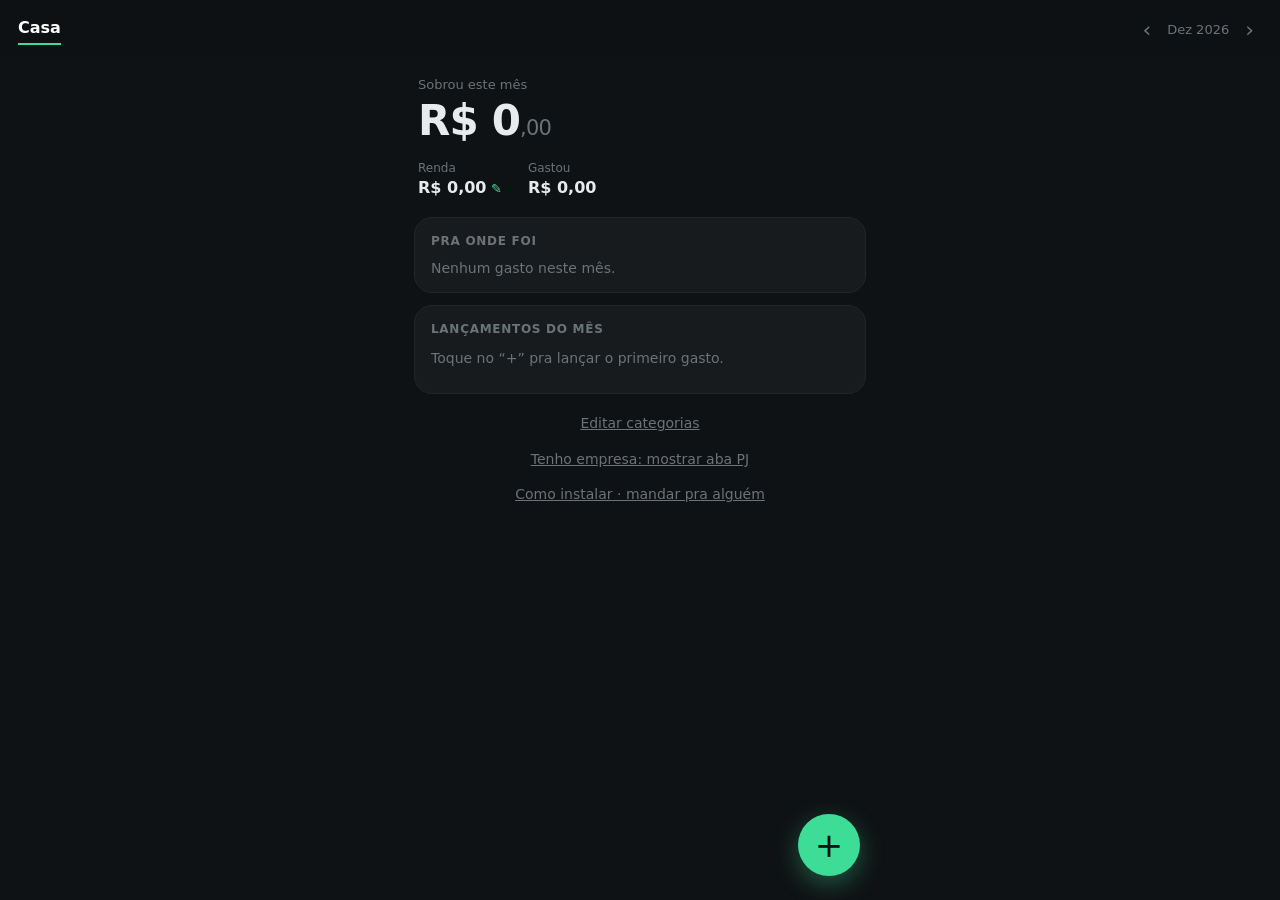
<file: index.html>
<!DOCTYPE html>
<html lang="pt-BR">
<head>
  <meta charset="UTF-8">
  <meta name="viewport" content="width=device-width, initial-scale=1, viewport-fit=cover">
  <meta name="theme-color" content="#0f1214">
  <meta name="color-scheme" content="dark">
  <title>Controle de Finanças</title>
  <link rel="manifest" href="manifest.webmanifest">
  <link rel="icon" href="icons/icon.svg">
  <link rel="apple-touch-icon" href="icons/icon-192.png">
  <link rel="stylesheet" href="styles.css">
</head>
<body>
  <header>
    <nav class="tabs">
      <button data-aba="casa">Casa</button>
      <button data-aba="pj">PJ</button>
    </nav>
    <div class="mes">
      <button data-act="mes-ant" aria-label="Mês anterior">‹</button>
      <span id="mes-label"></span>
      <button data-act="mes-prox" aria-label="Próximo mês">›</button>
    </div>
  </header>

  <main>
    <section id="resumo" class="hero"></section>
    <section class="card">
      <h2>Pra onde foi</h2>
      <div id="categorias"></div>
    </section>
    <section class="card">
      <h2>Lançamentos do mês</h2>
      <ul id="lista"></ul>
    </section>
    <div class="rodape">
      <button class="link" data-act="editar-cats">Editar categorias</button>
      <button class="link" data-act="toggle-pj" id="toggle-pj"></button>
      <a class="link" href="instalar.html">Como instalar · mandar pra alguém</a>
    </div>
  </main>

  <button class="fab" data-act="lancar" aria-label="Lançar gasto">+</button>

  <div id="sheet" class="sheet" hidden>
    <div class="sheet-box" id="sheet-box"></div>
  </div>

  <script type="module" src="js/app.js"></script>
  <script>if ("serviceWorker" in navigator) navigator.serviceWorker.register("sw.js");</script>
</body>
</html>
</file>
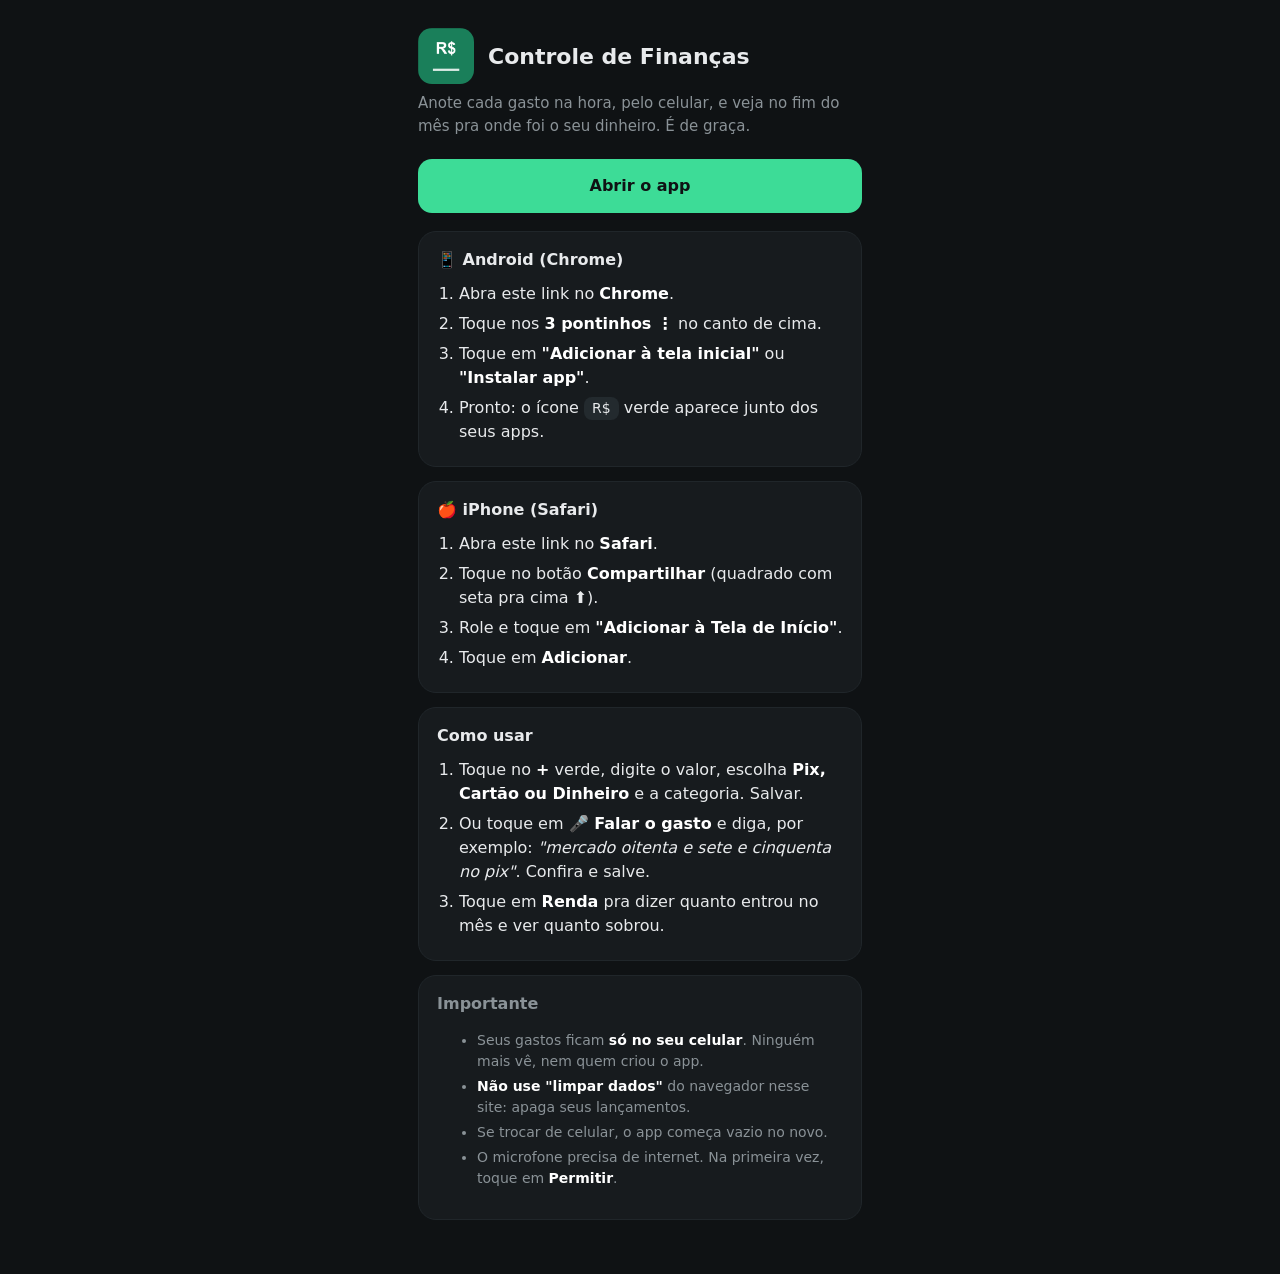
<file: instalar.html>
<!DOCTYPE html>
<html lang="pt-BR">
<head>
  <meta charset="UTF-8">
  <meta name="viewport" content="width=device-width, initial-scale=1">
  <meta name="theme-color" content="#0f1214">
  <meta name="color-scheme" content="dark">
  <title>Como instalar · Controle de Finanças</title>
  <link rel="icon" href="icons/icon.svg">
  <style>
    :root { --fundo:#0f1214; --card:#171b1e; --borda:#20262a; --texto:#e8eaec; --apagado:#8a9297; --verde:#3ddc97; }
    * { box-sizing: border-box; }
    body { margin:0; font-family: system-ui, -apple-system, "Segoe UI", Roboto, sans-serif; background:var(--fundo); color:var(--texto); line-height:1.5; }
    main { max-width:480px; margin:0 auto; padding:28px 18px 40px; }
    .topo { display:flex; align-items:center; gap:14px; margin-bottom:8px; }
    .topo img { width:56px; height:56px; border-radius:14px; }
    h1 { font-size:22px; margin:0; } .sub { color:var(--apagado); margin:0 0 22px; font-size:15px; }
    .card { background:var(--card); border:1px solid var(--borda); border-radius:18px; padding:16px 18px; margin-bottom:14px; }
    h2 { font-size:16px; margin:0 0 10px; }
    ol { margin:0; padding-left:22px; } li { margin:6px 0; }
    b { color:#fff; }
    .tag { display:inline-block; background:#232a2e; border-radius:8px; padding:1px 8px; font-size:14px; }
    .btn { display:block; text-align:center; background:var(--verde); color:#0f1214; font-weight:700; text-decoration:none; padding:15px; border-radius:14px; margin:6px 0 18px; }
    .aviso { font-size:14px; color:var(--apagado); } .aviso li { margin:4px 0; }
  </style>
</head>
<body>
<main>
  <div class="topo">
    <img src="icons/icon-192.png" alt="">
    <div><h1>Controle de Finanças</h1></div>
  </div>
  <p class="sub">Anote cada gasto na hora, pelo celular, e veja no fim do mês pra onde foi o seu dinheiro. É de graça.</p>

  <a class="btn" href="./">Abrir o app</a>

  <div class="card">
    <h2>📱 Android (Chrome)</h2>
    <ol>
      <li>Abra este link no <b>Chrome</b>.</li>
      <li>Toque nos <b>3 pontinhos ⋮</b> no canto de cima.</li>
      <li>Toque em <b>"Adicionar à tela inicial"</b> ou <b>"Instalar app"</b>.</li>
      <li>Pronto: o ícone <span class="tag">R$</span> verde aparece junto dos seus apps.</li>
    </ol>
  </div>

  <div class="card">
    <h2>🍎 iPhone (Safari)</h2>
    <ol>
      <li>Abra este link no <b>Safari</b>.</li>
      <li>Toque no botão <b>Compartilhar</b> (quadrado com seta pra cima ⬆️).</li>
      <li>Role e toque em <b>"Adicionar à Tela de Início"</b>.</li>
      <li>Toque em <b>Adicionar</b>.</li>
    </ol>
  </div>

  <div class="card">
    <h2>Como usar</h2>
    <ol>
      <li>Toque no <b>+</b> verde, digite o valor, escolha <b>Pix, Cartão ou Dinheiro</b> e a categoria. Salvar.</li>
      <li>Ou toque em <b>🎤 Falar o gasto</b> e diga, por exemplo: <i>"mercado oitenta e sete e cinquenta no pix"</i>. Confira e salve.</li>
      <li>Toque em <b>Renda</b> pra dizer quanto entrou no mês e ver quanto sobrou.</li>
    </ol>
  </div>

  <div class="card aviso">
    <h2>Importante</h2>
    <ul>
      <li>Seus gastos ficam <b>só no seu celular</b>. Ninguém mais vê, nem quem criou o app.</li>
      <li><b>Não use "limpar dados"</b> do navegador nesse site: apaga seus lançamentos.</li>
      <li>Se trocar de celular, o app começa vazio no novo.</li>
      <li>O microfone precisa de internet. Na primeira vez, toque em <b>Permitir</b>.</li>
    </ul>
  </div>
</main>
</body>
</html>
</file>
<file: styles.css>
/* Visual B · Escuro elegante */
:root {
  --fundo: #0f1214; --card: #171b1e; --borda: #20262a; --campo: #0f1214; --campo-borda: #2a3136;
  --texto: #e8eaec; --apagado: #6b7378; --verde: #3ddc97; --verde-escuro: #0f1214; --vermelho: #ff6b6b;
  color-scheme: dark;
}
* { box-sizing: border-box; -webkit-tap-highlight-color: transparent; }
body { margin: 0; font-family: system-ui, -apple-system, "Segoe UI", Roboto, sans-serif; background: var(--fundo); color: var(--texto); font-size: 16px; font-variant-numeric: tabular-nums; }
button { font: inherit; color: inherit; cursor: pointer; }

/* topo */
header { position: sticky; top: 0; z-index: 5; display: flex; justify-content: space-between; align-items: center; padding: calc(14px + env(safe-area-inset-top)) 18px 10px; background: rgba(15,18,20,.92); backdrop-filter: blur(8px); }
.tabs { display: flex; gap: 20px; }
.tabs button { border: 0; background: none; padding: 4px 0 6px; font-size: 16px; font-weight: 600; color: var(--apagado); border-bottom: 2px solid transparent; }
.tabs button.on { color: #fff; border-color: var(--verde); }
.mes { display: flex; align-items: center; gap: 2px; color: var(--apagado); font-size: 13px; }
.mes button { border: 0; background: none; font-size: 22px; line-height: 1; padding: 4px 8px; color: var(--apagado); }
#mes-label { min-width: 74px; text-align: center; }

main { max-width: 480px; margin: 0 auto; padding: 4px 14px 110px; }

/* destaque do mês */
.hero { padding: 18px 4px 20px; }
.hero .lbl { font-size: 13px; color: var(--apagado); }
.hero .big { font-size: 42px; font-weight: 700; letter-spacing: -.02em; margin: 4px 0 16px; }
.hero .big small { font-size: 21px; font-weight: 500; color: var(--apagado); }
.hero .big.neg { color: var(--vermelho); }
.hero .big.neg small { color: var(--vermelho); opacity: .7; }
.mini { display: flex; gap: 26px; font-size: 12px; color: var(--apagado); }
.mini b { display: block; color: var(--texto); font-size: 16px; font-weight: 600; margin-top: 3px; }
.mini button { border: 0; background: none; padding: 0; text-align: left; color: var(--apagado); font-size: 12px; }
.mini button b::after { content: " ✎"; color: var(--verde); font-size: 13px; }

/* cartões */
.card { background: var(--card); border: 1px solid var(--borda); border-radius: 18px; padding: 16px; margin-bottom: 12px; }
.card h2 { font-size: 12px; color: var(--apagado); margin: 0 0 12px; font-weight: 600; text-transform: uppercase; letter-spacing: .06em; }
.cat { margin-bottom: 12px; }
.cat:last-child { margin-bottom: 0; }
.cat .top { display: flex; justify-content: space-between; font-size: 14px; }
.cat .top b { font-weight: 600; }
.bar { height: 5px; background: #232a2e; border-radius: 3px; margin-top: 6px; overflow: hidden; }
.bar i { display: block; height: 100%; border-radius: 3px; min-width: 4px; }

#lista { list-style: none; margin: 0; padding: 0; }
#lista li { display: flex; align-items: center; gap: 12px; padding: 11px 0; border-top: 1px solid var(--borda); cursor: pointer; }
#lista li:first-child { border-top: 0; padding-top: 2px; }
.dot { width: 10px; height: 10px; border-radius: 50%; flex: none; }
#lista .info { flex: 1; min-width: 0; font-size: 15px; }
#lista .info small { display: block; color: var(--apagado); font-size: 12px; margin-top: 2px; white-space: nowrap; overflow: hidden; text-overflow: ellipsis; }
#lista b { font-weight: 600; font-size: 15px; }
.vazio { color: var(--apagado); font-size: 14px; }

.rodape { display: flex; flex-direction: column; align-items: center; gap: 2px; margin-top: 6px; }
.link { display: block; margin: 8px auto; border: 0; background: none; color: var(--apagado); font-size: 14px; text-decoration: underline; }

/* botão + */
.fab { position: fixed; right: max(20px, calc(50% - 220px)); bottom: calc(24px + env(safe-area-inset-bottom)); width: 62px; height: 62px; border-radius: 50%; border: 0; background: var(--verde); color: var(--verde-escuro); font-size: 34px; font-weight: 400; line-height: 1; box-shadow: 0 8px 24px rgba(61,220,151,.35); z-index: 6; }
.fab:active { transform: scale(.95); }

/* tela por cima */
.sheet { position: fixed; inset: 0; background: rgba(0,0,0,.6); display: flex; align-items: flex-end; justify-content: center; z-index: 10; }
.sheet[hidden] { display: none; }
.sheet-box { background: var(--card); border-top: 1px solid var(--borda); width: 100%; max-width: 480px; border-radius: 22px 22px 0 0; padding: 20px 18px calc(20px + env(safe-area-inset-bottom)); max-height: 92vh; overflow-y: auto; }
.sheet-box h3 { margin: 0 0 14px; font-size: 18px; }
.sheet-box label { display: block; font-size: 12px; color: var(--apagado); margin: 14px 0 6px; text-transform: uppercase; letter-spacing: .05em; }
.sheet-box input, .sheet-box select { width: 100%; padding: 12px; border: 1px solid var(--campo-borda); border-radius: 12px; font-size: 16px; background: var(--campo); color: var(--texto); }
.sheet-box input:focus, .sheet-box select:focus { outline: none; border-color: var(--verde); }
.sheet-box input.valor { font-size: 30px; font-weight: 700; }
.chips { display: flex; flex-wrap: wrap; gap: 8px; }
.chips button { border: 1px solid var(--campo-borda); background: transparent; color: var(--texto); border-radius: 20px; padding: 8px 14px; font-size: 14px; }
.chips button.on { background: var(--verde); border-color: var(--verde); color: var(--verde-escuro); font-weight: 600; }
.chips.pag button { flex: 1; text-align: center; }
.parc { display: flex; align-items: center; gap: 10px; }
.parc select { width: 96px; flex: none; }
.parc span { color: var(--apagado); font-size: 14px; }
.erro { color: var(--vermelho); font-size: 14px; min-height: 20px; margin-top: 8px; }
.acoes { display: flex; gap: 10px; margin-top: 12px; }
.acoes button { flex: 1; padding: 15px; border-radius: 14px; border: 0; font-weight: 700; }
.salvar { background: var(--verde); color: var(--verde-escuro); }
.cancelar { background: #232a2e; color: var(--texto); }
.apagar { background: rgba(255,107,107,.12); color: var(--vermelho); }
.cat-edit { display: flex; align-items: center; gap: 8px; padding: 10px 0; border-top: 1px solid var(--borda); }
.cat-edit span { flex: 1; }
.cat-edit button { border: 0; background: #232a2e; border-radius: 10px; padding: 7px 11px; font-size: 13px; }

/* falar o gasto */
.mic { width: 100%; display: flex; align-items: center; justify-content: center; gap: 10px; padding: 13px; border-radius: 14px; border: 1px dashed #2f5a49; background: rgba(61,220,151,.08); color: var(--verde); font-weight: 600; font-size: 15px; margin-bottom: 4px; }
.mic .mic-ic { font-size: 20px; }
.mic.on { background: var(--verde); color: var(--verde-escuro); border-style: solid; animation: pulsa 1.2s ease-in-out infinite; }
@keyframes pulsa { 0%, 100% { box-shadow: 0 0 0 0 rgba(61,220,151,.5); } 50% { box-shadow: 0 0 0 10px rgba(61,220,151,0); } }
.voz { margin-top: 8px; padding: 10px 12px; border-radius: 12px; background: #11181b; border: 1px solid var(--borda); font-size: 14px; color: var(--texto); line-height: 1.4; }
.voz.erro-voz { color: var(--vermelho); border-color: rgba(255,107,107,.3); }
</file>
